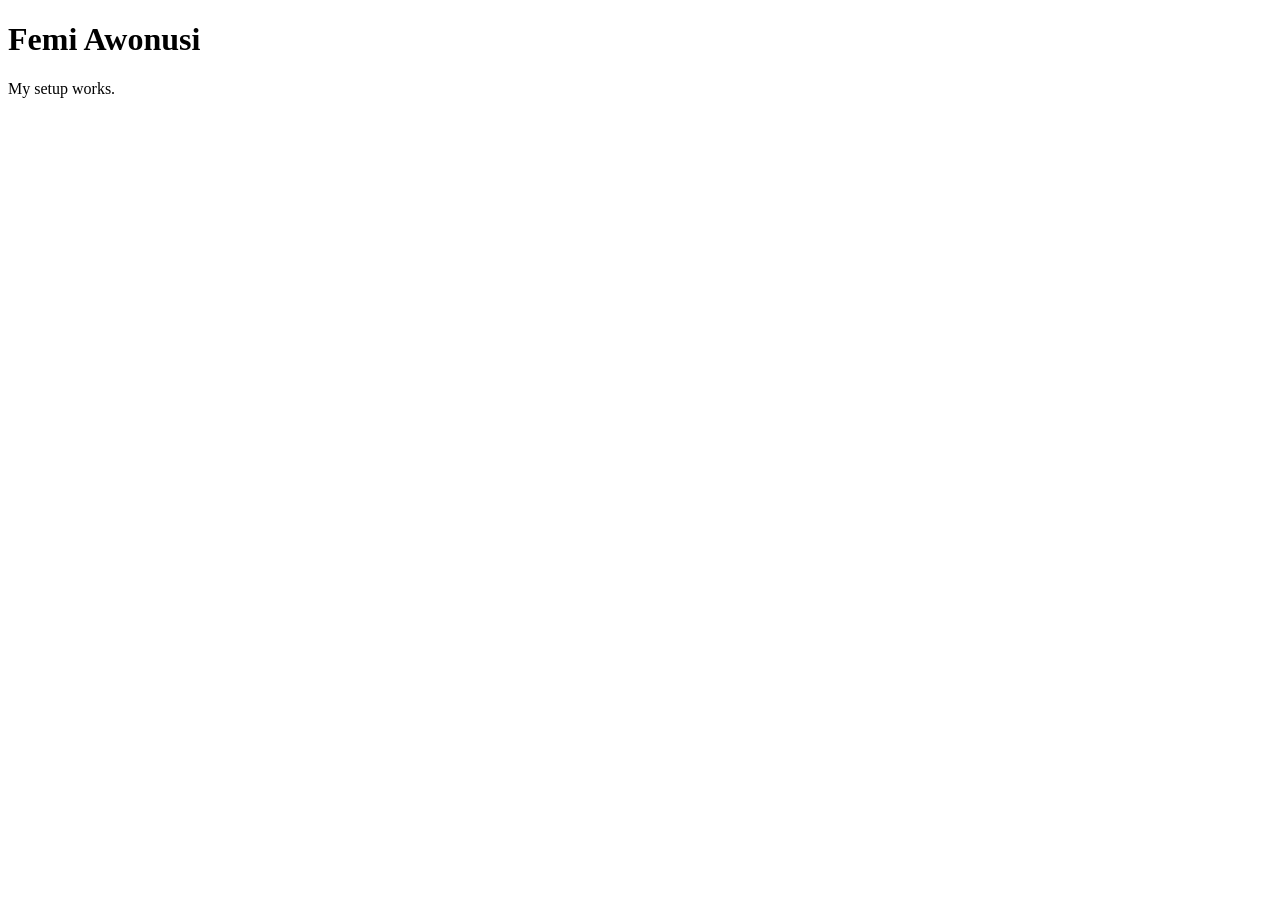
<file: index.html>
<!DOCTYPE html>
<html lang="en">
      <head>
         <meta charset="UTF-8" />
      <title>Setup Test</title>
  </head>
  <body>
      <h1>Femi Awonusi</h1>
      <p>My setup works.</p>
  </body>
</html>
</file>
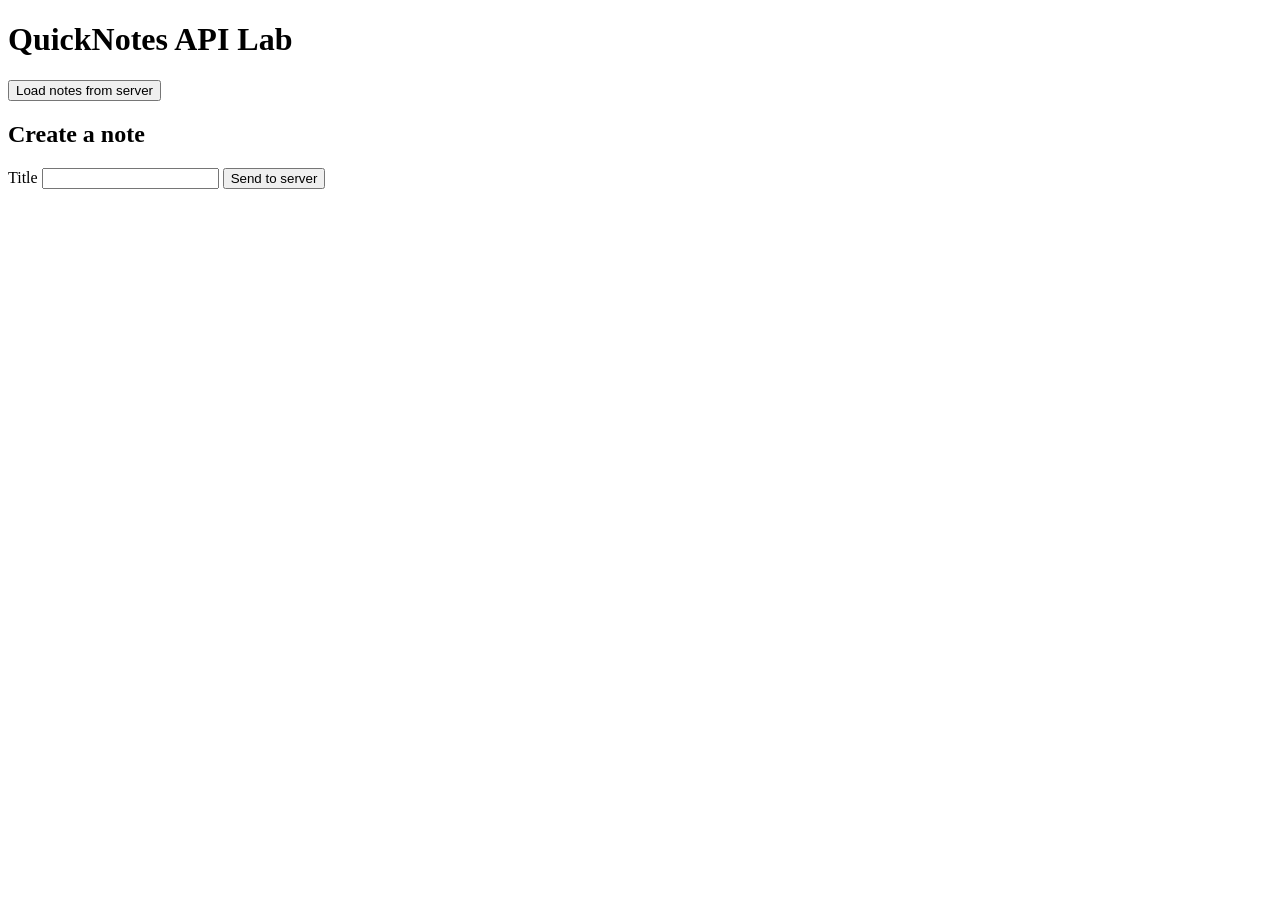
<file: api-lab/index.html>
<!DOCTYPE html>
<html lang="en">
  <head>
    <meta charset="UTF-8" />
    <meta name="viewport" content="width=device-width, initial-scale=1.0" />
    <title>QuickNotes API Lab</title>
    <script src="app.js" defer></script>
  </head>
  <body>
    <h1>QuickNotes API Lab</h1>
    <button id="load-btn">Load notes from server</button>
    <p id="status"></p>
    <ul id="notes-list"></ul>

    <h2>Create a note</h2>
    <form id="note-form">
      <label for="title-input">Title</label>
      <input id="title-input" type="text" />
      <button type="submit">Send to server</button>
    </form>
  </body>
</html>
</file>
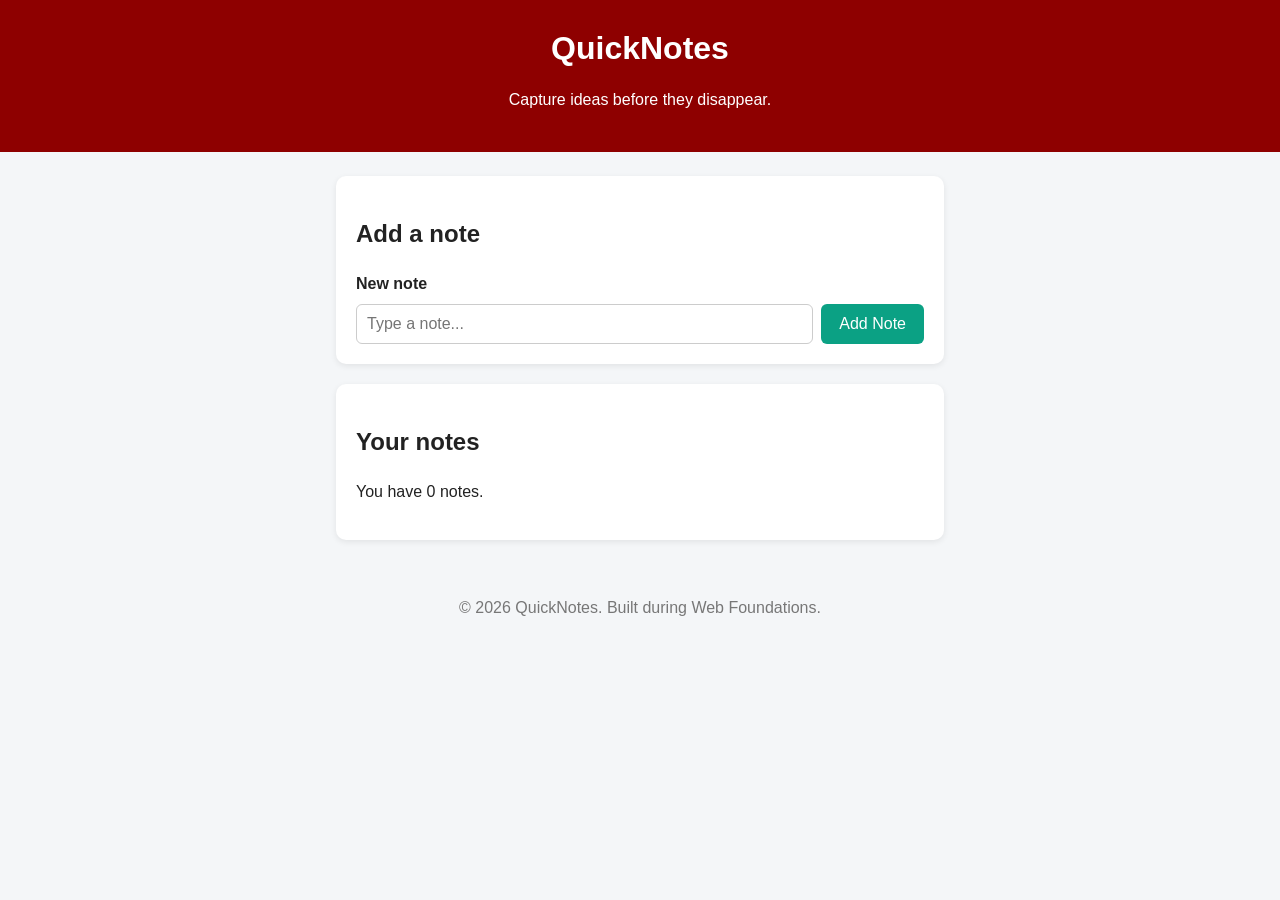
<file: quicknotes day1/index.html>
<!DOCTYPE html>
<html lang="en">
  <head>
    <meta charset="UTF-8" />
    <meta name="viewport" content="width=device-width, initial-scale=1.0" />
    <title>QuickNotes</title>
    <head>
    <meta charset="UTF-8">
    <meta name="viewport" content="width=device-width, initial-scale=1.0">
    <title>QuickNotes</title>
    <link rel="stylesheet" href="style.css">
    <script src="script.js" defer></script>
</head>
  </head>
  <body>
    <header>
      <h1>QuickNotes</h1>
      <p>Capture ideas before they disappear.</p>
    </header>
 
    <main>
      <section>
        <h2>Add a note</h2>
        <form id="note-form">
          <label for="note-input">New note</label>
          <input type="text" id="note-input" placeholder="Type a note..." />
          <button type="submit">Add Note</button>
        </form>
      </section>
 
      <section>
        <h2>Your notes</h2>
        <p id="note-count">You have 2 notes.</p>
        <ul id="notes-list">
        </ul>
      </section>
    </main>
 
    <footer>
      <p>&copy; 2026 QuickNotes. Built during Web Foundations.</p>
    </footer>
  </body>
</html>
</file>
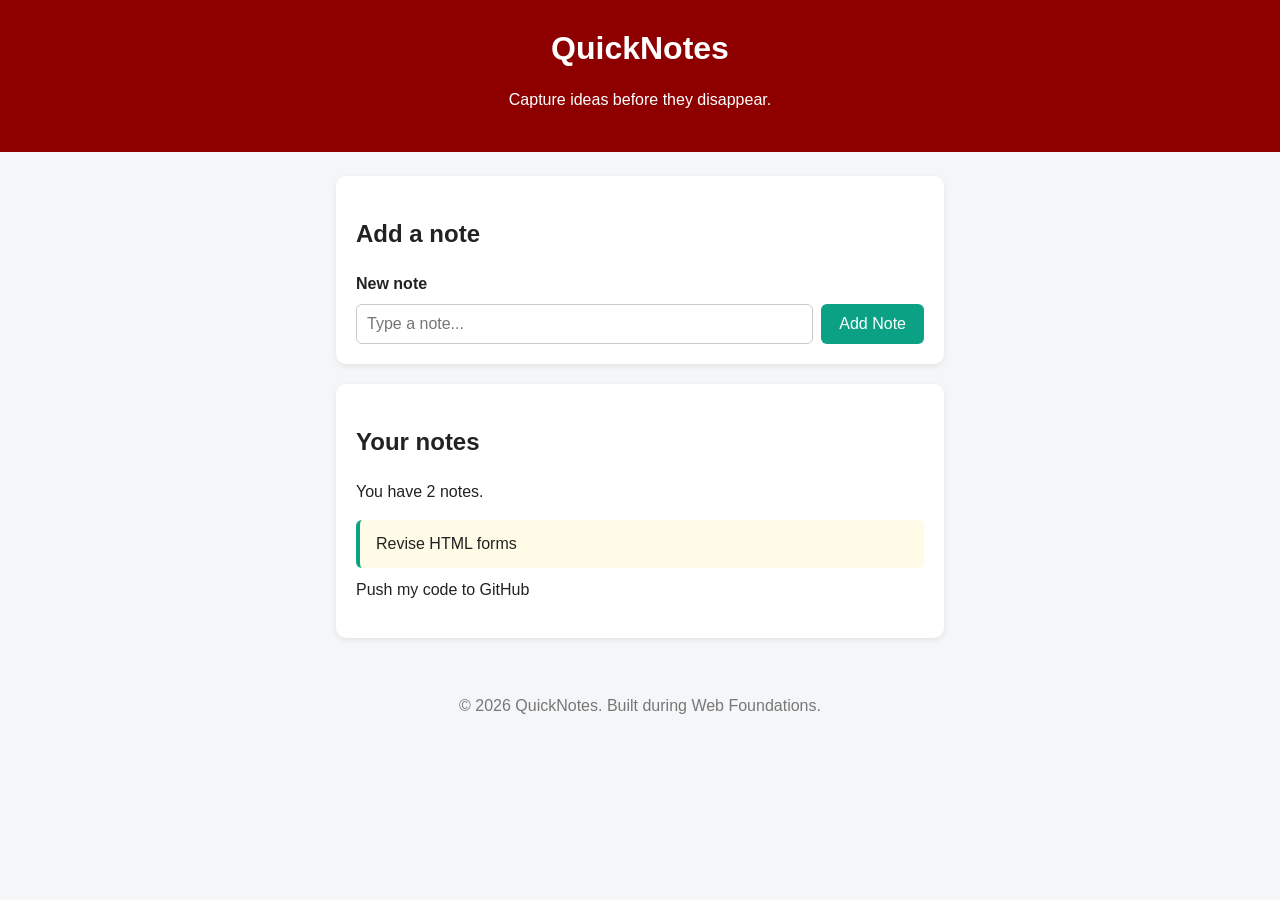
<file: quicknotes day2/index.html>
<!DOCTYPE html>
<html lang="en">
  <head>
    <meta charset="UTF-8" />
    <meta name="viewport" content="width=device-width, initial-scale=1.0" />
    <title>QuickNotes</title>
    <link rel="stylesheet" href="style.css" />
  </head>
  <body>
    <header>
      <h1>QuickNotes</h1>
      <p>Capture ideas before they disappear.</p>
    </header>
 
    <main>
      <section>
        <h2>Add a note</h2>
        <form id="note-form">
          <label for="note-input">New note</label>
          <input type="text" id="note-input" placeholder="Type a note..." />
          <button type="submit">Add Note</button>
        </form>
      </section>
 
      <section>
        <h2>Your notes</h2>
        <p id="note-count">You have 2 notes.</p>
        <ul id="notes-list">
          <li class="note">Revise HTML forms</li>
          <li>Push my code to GitHub</li>
        </ul>
      </section>
    </main>
 
    <footer>
      <p>&copy; 2026 QuickNotes. Built during Web Foundations.</p>
    </footer>
  </body>
</html>
</file>
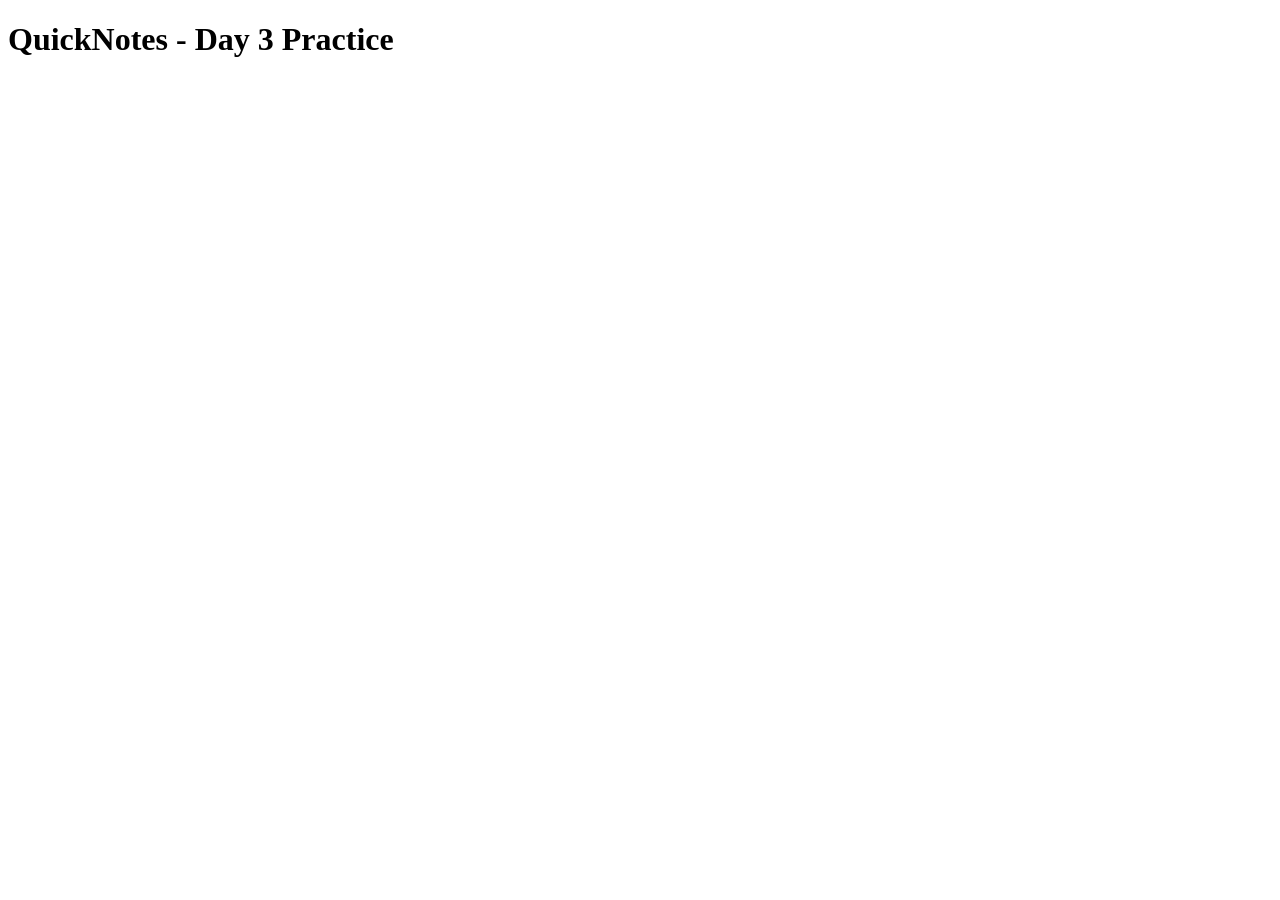
<file: quicknotes day3/index.html>
<!DOCTYPE html>
<html lang="en">
<head>
    <meta charset="UTF-8">
    <meta name="viewport" content="width=device-width, initial-scale=1.0">
    <title>QuickNotes - Day 3</title>
    <script src="script.js" defer></script>
</head>
<body>
    <h1>QuickNotes - Day 3 Practice</h1>
</body>
</html>
</file>
<file: quicknotes day1/style.css>
/* 1. Reset: predictable sizing and no default body margin */
*,
*::before,
*::after {
  box-sizing: border-box;
}
 
body {
  margin: 0;
  font-family: "Segoe UI", Arial, sans-serif;
  background-color: #f4f6f8;
  color: #222;
  line-height: 1.5;
}
 
/* 2. Header */
header {
  background-color: #8e0000;
  color: white;
  text-align: center;
  padding: 24px 16px;
}
 
header h1 {
  margin: 0;
}
 
/* 3. Centre the main content and limit its width */
main {
  max-width: 640px;
  margin: 24px auto;   /* auto left/right margins centre a block */
  padding: 0 16px;
}
 
section {
  background: white;
  padding: 20px;
  border-radius: 10px;
  margin-bottom: 20px;
  box-shadow: 0 2px 6px rgba(0, 0, 0, 0.08);
}
 
/* 4. Form layout with Flexbox */
#note-form {
  display: flex;
  gap: 8px;
  flex-wrap: wrap;
}
 
#note-form label {
  width: 100%;          /* label on its own line */
  font-weight: bold;
}
 
#note-input {
  flex: 1;
  padding: 10px;
  border: 1px solid #ccc;
  border-radius: 6px;
  font-size: 1rem;
}
 
button {
  background-color: #0ba184;
  color: white;
  border: none;
  padding: 10px 18px;
  border-radius: 6px;
  font-size: 1rem;
  cursor: pointer;
}
 
button:hover {
  background-color: #088a70;
}
 
/* 5. Notes list */
#notes-list {
  list-style: none;     /* remove bullet points */
  padding: 0;
}
 
.note {
  background-color: #fffbe6;
  border-left: 4px solid #0ba184;
  padding: 12px 16px;
  margin-bottom: 10px;
  border-radius: 6px;
}
 
/* 6. Footer */
footer {
  text-align: center;
  color: #777;
  padding: 16px;
}
 
/* 7. Phones */
@media (max-width: 600px) {
  #note-form {
    flex-direction: column;
  }
}
</file>
<file: quicknotes day2/style.css>
/* 1. Reset: predictable sizing and no default body margin */
*,
*::before,
*::after {
  box-sizing: border-box;
}
 
body {
  margin: 0;
  font-family: "Segoe UI", Arial, sans-serif;
  background-color: #f4f6f8;
  color: #222;
  line-height: 1.5;
}
 
/* 2. Header */
header {
  background-color: #8e0000;
  color: white;
  text-align: center;
  padding: 24px 16px;
}
 
header h1 {
  margin: 0;
}
 
/* 3. Centre the main content and limit its width */
main {
  max-width: 640px;
  margin: 24px auto;   /* auto left/right margins centre a block */
  padding: 0 16px;
}
 
section {
  background: white;
  padding: 20px;
  border-radius: 10px;
  margin-bottom: 20px;
  box-shadow: 0 2px 6px rgba(0, 0, 0, 0.08);
}
 
/* 4. Form layout with Flexbox */
#note-form {
  display: flex;
  gap: 8px;
  flex-wrap: wrap;
}
 
#note-form label {
  width: 100%;          /* label on its own line */
  font-weight: bold;
}
 
#note-input {
  flex: 1;
  padding: 10px;
  border: 1px solid #ccc;
  border-radius: 6px;
  font-size: 1rem;
}
 
button {
  background-color: #0ba184;
  color: white;
  border: none;
  padding: 10px 18px;
  border-radius: 6px;
  font-size: 1rem;
  cursor: pointer;
}
 
button:hover {
  background-color: #088a70;
}
 
/* 5. Notes list */
#notes-list {
  list-style: none;     /* remove bullet points */
  padding: 0;
}
 
.note {
  background-color: #fffbe6;
  border-left: 4px solid #0ba184;
  padding: 12px 16px;
  margin-bottom: 10px;
  border-radius: 6px;
}
 
/* 6. Footer */
footer {
  text-align: center;
  color: #777;
  padding: 16px;
}
 
/* 7. Phones */
@media (max-width: 600px) {
  #note-form {
    flex-direction: column;
  }
}
</file>
